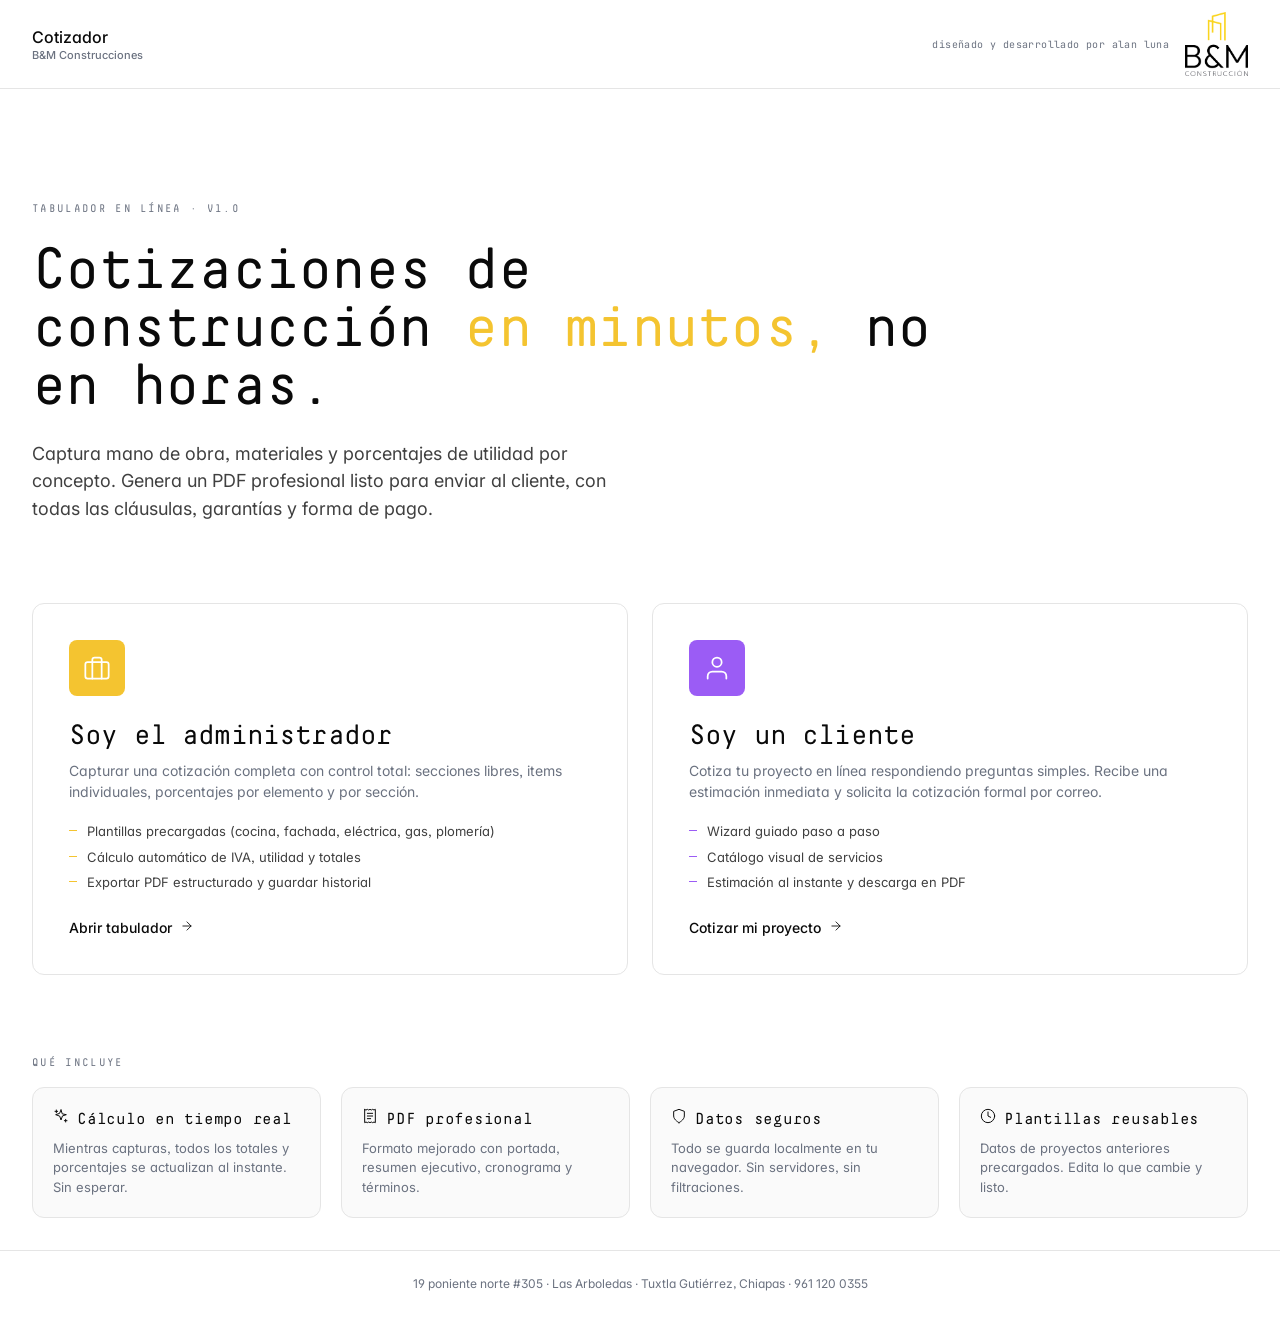
<file: index.html>
<!DOCTYPE html>
<html lang="es">
<head>
  <meta charset="UTF-8" />
  <meta name="viewport" content="width=device-width, initial-scale=1.0" />
  <meta http-equiv="Cache-Control" content="no-cache, no-store, must-revalidate" />
  <meta http-equiv="Pragma" content="no-cache" />
  <meta http-equiv="Expires" content="0" />
  <meta name="theme-color" content="#0A0A0A" />
  <meta name="apple-mobile-web-app-capable" content="yes" />
  <meta name="apple-mobile-web-app-status-bar-style" content="black-translucent" />
  <title>B&amp;M Cotizador · Tabulador en línea</title>
  <meta name="description" content="Tabulador en línea para cotizaciones de construcción. Genera PDFs profesionales en segundos." />
  <link rel="preconnect" href="https://fonts.googleapis.com" />
  <link rel="preconnect" href="https://fonts.gstatic.com" crossorigin />
  <link rel="preload" href="assets/fonts/DecimaMonoPro-Regular.otf" as="font" type="font/otf" crossorigin />
  <link rel="preload" href="assets/LOGO.PNG" as="image" />
  <link rel="stylesheet" href="assets/style.css?v=3" />
  <link rel="icon" type="image/png" href="assets/LOGO.PNG" />
</head>
<body>
  <div class="app-shell">
    <header class="topbar">
      <div class="topbar-inner">
        <div class="brand">
          <div>
            <div style="font-weight:500;">Cotizador</div>
            <div style="font-size:11px; color:var(--gray-500); margin-top:-2px;">B&amp;M Construcciones</div>
          </div>
        </div>
        <div class="topbar-right">
          <div class="topbar-right-meta">
            <span class="meta-tag">diseñado y desarrollado por alan luna</span>
          </div>
          <img class="topbar-logo" src="assets/LOGO.PNG" alt="B&amp;M Construcción" />
        </div>
      </div>
    </header>

    <main>
      <section class="hero">
        <div class="eyebrow">Tabulador en línea · v1.0</div>
        <h1>Cotizaciones de construcción <em>en minutos,</em> no en horas.</h1>
        <p>Captura mano de obra, materiales y porcentajes de utilidad por concepto. Genera un PDF profesional listo para enviar al cliente, con todas las cláusulas, garantías y forma de pago.</p>
      </section>

      <section>
        <div class="mode-grid">
          <a href="admin.html" class="mode-card mode-card-blue" id="modeAdmin">
            <div class="mode-icon" id="iconAdmin"></div>
            <h3>Soy el administrador</h3>
            <p>Capturar una cotización completa con control total: secciones libres, items individuales, porcentajes por elemento y por sección.</p>
            <ul class="mode-bullets">
              <li>Plantillas precargadas (cocina, fachada, eléctrica, gas, plomería)</li>
              <li>Cálculo automático de IVA, utilidad y totales</li>
              <li>Exportar PDF estructurado y guardar historial</li>
            </ul>
            <div class="mode-cta">
              Abrir tabulador <span id="arrowAdmin"></span>
            </div>
          </a>

          <a href="cliente.html" class="mode-card mode-card-pink" id="modeCliente">
            <div class="mode-icon" id="iconCliente"></div>
            <h3>Soy un cliente</h3>
            <p>Cotiza tu proyecto en línea respondiendo preguntas simples. Recibe una estimación inmediata y solicita la cotización formal por correo.</p>
            <ul class="mode-bullets">
              <li>Wizard guiado paso a paso</li>
              <li>Catálogo visual de servicios</li>
              <li>Estimación al instante y descarga en PDF</li>
            </ul>
            <div class="mode-cta">
              Cotizar mi proyecto <span id="arrowCliente"></span>
            </div>
          </a>
        </div>
      </section>

      <section style="margin-top:80px;">
        <div class="eyebrow" style="margin-bottom:16px;">Qué incluye</div>
        <div style="display:grid; grid-template-columns:repeat(auto-fit, minmax(240px, 1fr)); gap:20px;">
          <div class="card-flat">
            <div style="display:flex; align-items:center; gap:8px; margin-bottom:8px;">
              <span id="featSparkles"></span>
              <h5>Cálculo en tiempo real</h5>
            </div>
            <p style="font-size:13px; color:var(--gray-500);">Mientras capturas, todos los totales y porcentajes se actualizan al instante. Sin esperar.</p>
          </div>
          <div class="card-flat">
            <div style="display:flex; align-items:center; gap:8px; margin-bottom:8px;">
              <span id="featReceipt"></span>
              <h5>PDF profesional</h5>
            </div>
            <p style="font-size:13px; color:var(--gray-500);">Formato mejorado con portada, resumen ejecutivo, cronograma y términos.</p>
          </div>
          <div class="card-flat">
            <div style="display:flex; align-items:center; gap:8px; margin-bottom:8px;">
              <span id="featShield"></span>
              <h5>Datos seguros</h5>
            </div>
            <p style="font-size:13px; color:var(--gray-500);">Todo se guarda localmente en tu navegador. Sin servidores, sin filtraciones.</p>
          </div>
          <div class="card-flat">
            <div style="display:flex; align-items:center; gap:8px; margin-bottom:8px;">
              <span id="featClock"></span>
              <h5>Plantillas reusables</h5>
            </div>
            <p style="font-size:13px; color:var(--gray-500);">Datos de proyectos anteriores precargados. Edita lo que cambie y listo.</p>
          </div>
        </div>
      </section>
    </main>

    <footer class="app-foot">
      19 poniente norte #305 · Las Arboledas · Tuxtla Gutiérrez, Chiapas · 961 120 0355
    </footer>
  </div>

  <script src="assets/icons.js?v=3"></script>
  <script>
    document.getElementById('iconAdmin').innerHTML = Icons.get('briefcase', 28);
    document.getElementById('iconCliente').innerHTML = Icons.get('user', 28);
    document.getElementById('arrowAdmin').innerHTML = Icons.get('arrow_right', 14);
    document.getElementById('arrowCliente').innerHTML = Icons.get('arrow_right', 14);
    document.getElementById('featSparkles').innerHTML = Icons.get('sparkles', 16);
    document.getElementById('featReceipt').innerHTML = Icons.get('receipt', 16);
    document.getElementById('featShield').innerHTML = Icons.get('shield', 16);
    document.getElementById('featClock').innerHTML = Icons.get('clock', 16);
  </script>
</body>
</html>
</file>
<file: assets/style.css>
/* ============================================================
   B&M COTIZADOR — Sistema visual B&M Construcción
   Tokens: azul #2357F2 · Inter · flat (sin gradientes ni sombras)
   ============================================================ */

@import url('https://fonts.googleapis.com/css2?family=Inter:wght@300;400;500;600;700&family=JetBrains+Mono:wght@400;500&display=swap');

@font-face {
  font-family: 'DecimaMonoPro';
  src: url('fonts/DecimaMonoPro-Regular.otf') format('opentype');
  font-weight: 400;
  font-style: normal;
  font-display: swap;
}

:root {
  /* Brand B&M Construcción */
  --yellow: #F4C430;
  --yellow-dark: #C9A300;
  --yellow-darker: #8F7400;
  --yellow-light: #FFE88A;
  --yellow-soft: #FFF4D1;
  --yellow-50: #FFFBEB;

  /* Para retrocompat: aliases a yellow (variables --blue usadas por el código) */
  --blue: #F4C430;
  --blue-dark: #C9A300;
  --blue-light: #FFF4D1;
  --blue-50: #FFFBEB;

  /* Neutrals */
  --black: #0A0A0A;
  --white: #FFFFFF;
  --gray-50: #FAFAFA;
  --gray-100: #F5F5F5;
  --gray-200: #E5E5E5;
  --gray-300: #D4D4D4;
  --gray-400: #A3A3A3;
  --gray-500: #6B7280;
  --gray-600: #5F6368;
  --gray-700: #404040;
  --gray-900: #1A1A1A;

  /* Acentos secundarios */
  --info: #2357F2;
  --info-bg: #E8EEFF;
  --lime: #AACC44;
  --purple: #9B5CF5;
  --terracotta: #C85A35;
  --pink: #F0E8F8;

  /* Status */
  --success: #10B981;
  --success-bg: #ECFDF5;
  --warning: #F59E0B;
  --warning-bg: #FFFBEB;
  --danger: #EF4444;
  --danger-bg: #FEF2F2;

  /* Layout */
  --container: 1440px;
  --radius-sm: 4px;
  --radius: 8px;
  --radius-lg: 12px;
  --space-1: 4px;
  --space-2: 8px;
  --space-3: 12px;
  --space-4: 16px;
  --space-5: 24px;
  --space-6: 32px;
  --space-8: 48px;
  --space-10: 64px;

  /* Type */
  --font-sans: 'Inter', system-ui, -apple-system, sans-serif;
  --font-mono: 'JetBrains Mono', monospace;
  --font-display: 'DecimaMonoPro', 'JetBrains Mono', ui-monospace, monospace;
}

* {
  box-sizing: border-box;
  margin: 0;
  padding: 0;
}

html {
  -webkit-font-smoothing: antialiased;
  -moz-osx-font-smoothing: grayscale;
  font-feature-settings: 'cv11', 'ss01', 'ss03';
}

body {
  font-family: var(--font-sans);
  font-weight: 400;
  font-size: 15px;
  line-height: 1.5;
  color: var(--black);
  background: var(--white);
  min-height: 100vh;
}

/* ============================================================
   TYPOGRAPHY
   ============================================================ */
h1, h2, h3, h4, h5 {
  font-family: var(--font-display);
  font-weight: 400;
  color: var(--black);
  font-feature-settings: 'kern' on, 'liga' on, 'calt' on, 'ss01' on, 'ss03' on;
  text-rendering: optimizeLegibility;
}

h1 { font-size: 58px; line-height: 1.0; letter-spacing: -0.04em; }
h2 { font-size: 40px; line-height: 1.05; letter-spacing: -0.035em; }
h3 { font-size: 28px; line-height: 1.15; letter-spacing: -0.03em; }
h4 { font-size: 20px; line-height: 1.25; letter-spacing: -0.025em; }
h5 { font-size: 16px; line-height: 1.4; letter-spacing: -0.015em; }

.eyebrow {
  font-family: var(--font-display);
  font-weight: 400;
}

p { color: var(--gray-700); }

.eyebrow {
  font-size: 11px;
  font-weight: 500;
  text-transform: uppercase;
  letter-spacing: 0.12em;
  color: var(--gray-500);
}

.mono { font-family: var(--font-mono); font-variant-numeric: tabular-nums; }

a { color: var(--blue); text-decoration: none; }
a:hover { text-decoration: underline; }

/* ============================================================
   LAYOUT
   ============================================================ */
.app-shell {
  min-height: 100vh;
  display: grid;
  grid-template-rows: auto 1fr auto;
}

.topbar {
  background: var(--white);
  border-bottom: 1px solid var(--gray-200);
  padding: 12px 32px;
  padding-top: max(12px, env(safe-area-inset-top));
  padding-left: max(32px, env(safe-area-inset-left));
  padding-right: max(32px, env(safe-area-inset-right));
  position: sticky;
  top: 0;
  z-index: 50;
}

.topbar-inner {
  max-width: var(--container);
  margin: 0 auto;
  display: flex;
  align-items: center;
  justify-content: space-between;
  gap: 24px;
}

.brand {
  display: flex;
  align-items: center;
  gap: 12px;
  font-weight: 500;
  font-size: 16px;
  color: var(--black);
}

.brand-mark {
  width: 36px;
  height: 36px;
  display: grid;
  place-items: center;
  flex-shrink: 0;
}
.brand-mark svg, .brand-mark img {
  width: 100%;
  height: 100%;
  display: block;
}

.brand-creai {
  font-size: 11px;
  color: var(--gray-500);
  margin-left: auto;
  font-family: var(--font-mono);
}

.topbar-logo {
  height: 64px;
  width: auto;
  display: block;
  object-fit: contain;
}

.topbar-right {
  display: flex;
  align-items: center;
  gap: 16px;
  margin-left: auto;
}

.topbar-right-meta {
  display: flex;
  flex-direction: column;
  align-items: flex-end;
  gap: 2px;
  text-align: right;
}

.topbar-right-meta .meta-tag {
  font-size: 10px;
  color: var(--gray-500);
  font-family: var(--font-mono);
  letter-spacing: 0.04em;
}

.topbar-actions {
  display: flex;
  align-items: center;
  gap: 12px;
}

.mode-pill {
  display: inline-flex;
  align-items: center;
  gap: 6px;
  background: var(--blue-light);
  color: var(--blue-dark);
  padding: 6px 12px;
  border-radius: 100px;
  font-size: 12px;
  font-weight: 500;
}

.mode-pill.cliente { background: var(--pink); color: var(--purple); }

main { padding: 32px; max-width: var(--container); margin: 0 auto; width: 100%; }

footer.app-foot {
  border-top: 1px solid var(--gray-200);
  padding: 24px 32px;
  padding-bottom: max(24px, env(safe-area-inset-bottom));
  padding-left: max(32px, env(safe-area-inset-left));
  padding-right: max(32px, env(safe-area-inset-right));
  font-size: 12px;
  color: var(--gray-500);
  text-align: center;
}

/* ============================================================
   BUTTONS
   ============================================================ */
.btn {
  display: inline-flex;
  align-items: center;
  justify-content: center;
  gap: 8px;
  padding: 10px 18px;
  font-family: inherit;
  font-size: 14px;
  font-weight: 500;
  border-radius: var(--radius);
  border: 1px solid transparent;
  cursor: pointer;
  transition: background 120ms ease, color 120ms ease, border-color 120ms ease, transform 120ms ease;
  white-space: nowrap;
  text-decoration: none;
}

.btn:active { transform: translateY(1px); }

.btn-primary {
  background: var(--yellow);
  color: var(--black);
}
.btn-primary:hover { background: var(--yellow-dark); color: var(--black); }

.btn-dark { background: var(--black); color: var(--white); }
.btn-dark:hover { background: var(--gray-900); }

.btn-secondary {
  background: var(--white);
  color: var(--black);
  border-color: var(--gray-300);
}
.btn-secondary:hover { background: var(--gray-50); border-color: var(--gray-400); }

.btn-ghost {
  background: transparent;
  color: var(--gray-700);
}
.btn-ghost:hover { background: var(--gray-100); color: var(--black); }

.btn-danger {
  background: var(--white);
  color: var(--danger);
  border-color: var(--gray-300);
}
.btn-danger:hover { background: var(--danger-bg); border-color: var(--danger); }

.btn-sm { padding: 6px 12px; font-size: 13px; }
.btn-lg { padding: 14px 24px; font-size: 15px; }
.btn-block { width: 100%; }

.btn .icon { width: 16px; height: 16px; }

/* ============================================================
   FORM CONTROLS
   ============================================================ */
.field { display: flex; flex-direction: column; gap: 6px; }
.field label {
  font-size: 12px;
  font-weight: 500;
  color: var(--gray-700);
}
.field .hint { font-size: 11px; color: var(--gray-500); }

.input, .select, .textarea {
  font-family: inherit;
  font-size: 14px;
  padding: 10px 12px;
  background: var(--white);
  border: 1px solid var(--gray-300);
  border-radius: var(--radius);
  color: var(--black);
  width: 100%;
  transition: border-color 120ms ease, box-shadow 120ms ease;
}

.input:focus, .select:focus, .textarea:focus {
  outline: none;
  border-color: var(--blue);
  box-shadow: 0 0 0 3px rgba(35, 87, 242, 0.12);
}

.input.is-number, .table-input.is-number {
  font-variant-numeric: tabular-nums;
  text-align: right;
}

.textarea { min-height: 80px; resize: vertical; }

.input-group {
  display: flex;
  align-items: center;
  border: 1px solid var(--gray-300);
  border-radius: var(--radius);
  background: var(--white);
  overflow: hidden;
}
.input-group:focus-within {
  border-color: var(--blue);
  box-shadow: 0 0 0 3px rgba(35, 87, 242, 0.12);
}
.input-group .input {
  border: none;
  border-radius: 0;
}
.input-group .input:focus { box-shadow: none; }
.input-group .addon {
  padding: 0 12px;
  font-size: 12px;
  color: var(--gray-500);
  background: var(--gray-50);
  align-self: stretch;
  display: grid;
  place-items: center;
  font-weight: 500;
}

/* ============================================================
   CARDS
   ============================================================ */
.card {
  background: var(--white);
  border: 1px solid var(--gray-200);
  border-radius: var(--radius-lg);
  padding: 24px;
}

.card-flat {
  background: var(--gray-50);
  border: 1px solid var(--gray-200);
  border-radius: var(--radius-lg);
  padding: 20px;
}

.card-blue {
  background: var(--blue-50);
  border: 1px solid var(--blue-light);
  border-radius: var(--radius-lg);
  padding: 20px;
}

.card-dark {
  background: var(--black);
  color: var(--white);
  border-radius: var(--radius-lg);
  padding: 24px;
}
.card-dark h1, .card-dark h2, .card-dark h3, .card-dark h4 { color: var(--white); }
.card-dark p { color: var(--gray-300); }

/* ============================================================
   BADGES & PILLS
   ============================================================ */
.badge {
  display: inline-flex;
  align-items: center;
  gap: 4px;
  padding: 3px 8px;
  font-size: 11px;
  font-weight: 500;
  border-radius: 4px;
  letter-spacing: 0;
}

.badge-blue { background: var(--blue-light); color: var(--blue-dark); }
.badge-yellow { background: var(--yellow); color: var(--black); }
.badge-lime { background: var(--lime); color: var(--black); }
.badge-purple { background: var(--pink); color: var(--purple); }
.badge-gray { background: var(--gray-100); color: var(--gray-700); }
.badge-success { background: var(--success-bg); color: var(--success); }
.badge-warning { background: var(--warning-bg); color: var(--warning); }

/* ============================================================
   LANDING — Mode selector
   ============================================================ */
.hero {
  padding: 80px 0 56px;
  text-align: left;
  max-width: 900px;
}

.hero .eyebrow { margin-bottom: 24px; }
.hero h1 {
  margin-bottom: 24px;
  letter-spacing: -0.03em;
}
.hero h1 em {
  font-style: normal;
  color: var(--blue);
}
.hero p {
  font-size: 18px;
  line-height: 1.55;
  color: var(--gray-700);
  max-width: 620px;
}

.mode-grid {
  display: grid;
  grid-template-columns: 1fr 1fr;
  gap: 24px;
  margin-top: 24px;
}

.mode-card {
  position: relative;
  display: flex;
  flex-direction: column;
  padding: 36px;
  background: var(--white);
  border: 1px solid var(--gray-200);
  border-radius: var(--radius-lg);
  cursor: pointer;
  transition: border-color 160ms ease, transform 160ms ease, background 160ms ease;
  min-height: 280px;
}

.mode-card:hover {
  transform: translateY(-2px);
}

.mode-card.mode-card-blue:hover {
  border-color: var(--yellow);
  background: var(--yellow-soft);
}

.mode-card.mode-card-pink:hover {
  border-color: var(--purple);
  background: var(--pink);
}

.mode-card .mode-icon {
  width: 56px;
  height: 56px;
  border-radius: var(--radius);
  display: grid;
  place-items: center;
  margin-bottom: 24px;
}

.mode-card.mode-card-blue .mode-icon { background: var(--blue); color: var(--white); }
.mode-card.mode-card-pink .mode-icon { background: var(--purple); color: var(--white); }

.mode-card h3 { margin-bottom: 8px; }
.mode-card p { color: var(--gray-500); font-size: 14px; }

.mode-card .mode-bullets {
  list-style: none;
  margin-top: 20px;
  padding: 0;
  display: flex;
  flex-direction: column;
  gap: 6px;
}
.mode-card .mode-bullets li {
  font-size: 13px;
  color: var(--gray-700);
  padding-left: 18px;
  position: relative;
}
.mode-card .mode-bullets li::before {
  content: '';
  position: absolute;
  left: 0;
  top: 8px;
  width: 8px;
  height: 1px;
  background: var(--yellow);
}
.mode-card.mode-card-pink .mode-bullets li::before {
  background: var(--purple);
}

.mode-card .mode-cta {
  margin-top: auto;
  padding-top: 24px;
  display: flex;
  align-items: center;
  gap: 8px;
  font-size: 14px;
  font-weight: 500;
  color: var(--black);
}

/* ============================================================
   ADMIN — Tabulator
   ============================================================ */
.admin-grid {
  display: grid;
  grid-template-columns: 1fr 380px;
  gap: 24px;
  align-items: start;
}

@media (max-width: 1024px) {
  .admin-grid { grid-template-columns: 1fr; }
}

.client-block {
  display: grid;
  grid-template-columns: 1fr 1fr 1fr;
  gap: 16px;
  padding: 24px;
  background: var(--white);
  border: 1px solid var(--gray-200);
  border-radius: var(--radius-lg);
  margin-bottom: 24px;
}

@media (max-width: 720px) {
  .client-block { grid-template-columns: 1fr; }
}

.section-block {
  background: var(--white);
  border: 1px solid var(--gray-200);
  border-radius: var(--radius-lg);
  margin-bottom: 16px;
  overflow: hidden;
}

.section-head {
  padding: 16px 20px;
  display: flex;
  align-items: center;
  gap: 12px;
  border-bottom: 1px solid var(--gray-200);
  background: var(--gray-50);
}

.section-head .section-icon {
  width: 36px;
  height: 36px;
  border-radius: var(--radius-sm);
  background: var(--blue-light);
  color: var(--blue);
  display: grid;
  place-items: center;
}

.section-head .section-title {
  flex: 1;
}

.section-head .section-title input {
  font-family: inherit;
  font-size: 18px;
  font-weight: 500;
  letter-spacing: -0.01em;
  border: none;
  padding: 4px 6px;
  margin-left: -6px;
  width: 100%;
  border-radius: var(--radius-sm);
  background: transparent;
}

.section-head .section-title input:focus {
  outline: none;
  background: var(--white);
  box-shadow: 0 0 0 2px var(--blue-light);
}

.section-head .section-meta {
  font-size: 12px;
  color: var(--gray-500);
  margin-top: 2px;
}

.section-totals {
  display: flex;
  gap: 16px;
  align-items: center;
}

.section-totals .total-chip {
  background: var(--white);
  border: 1px solid var(--gray-200);
  padding: 6px 12px;
  border-radius: var(--radius);
  font-size: 13px;
  font-variant-numeric: tabular-nums;
}

.section-totals .total-chip strong {
  font-weight: 600;
  color: var(--black);
  margin-left: 6px;
}

.section-body {
  padding: 0;
}

.subsection {
  border-bottom: 1px solid var(--gray-200);
}
.subsection:last-child { border-bottom: none; }

.subsection-head {
  display: flex;
  align-items: center;
  justify-content: space-between;
  padding: 12px 20px;
  background: var(--white);
}

.subsection-head .sub-label {
  display: flex;
  align-items: center;
  gap: 8px;
  font-size: 11px;
  font-weight: 600;
  text-transform: uppercase;
  letter-spacing: 0.1em;
  color: var(--gray-700);
}

.subsection-head .sub-label .dot {
  width: 6px;
  height: 6px;
  border-radius: 50%;
}
.subsection-head .sub-label .dot.dot-mo { background: var(--blue); }
.subsection-head .sub-label .dot.dot-mat { background: var(--terracotta); }

.subsection-controls {
  display: flex;
  align-items: center;
  gap: 8px;
}

.subsection-controls .pct-input {
  display: inline-flex;
  align-items: center;
  border: 1px solid var(--gray-300);
  border-radius: var(--radius);
  overflow: hidden;
  background: var(--white);
}
.subsection-controls .pct-input label {
  font-size: 11px;
  color: var(--gray-500);
  padding: 6px 8px;
  border-right: 1px solid var(--gray-200);
}
.subsection-controls .pct-input input {
  width: 56px;
  border: none;
  padding: 6px 8px;
  font-size: 12px;
  font-variant-numeric: tabular-nums;
  text-align: right;
}
.subsection-controls .pct-input input:focus { outline: none; background: var(--blue-50); }
.subsection-controls .pct-input .addon {
  background: var(--gray-50);
  padding: 6px 8px;
  font-size: 11px;
  color: var(--gray-500);
}

/* ============================================================
   ITEMS TABLE
   ============================================================ */
.items-table {
  width: 100%;
  border-collapse: collapse;
}

.items-table thead th {
  text-align: left;
  font-size: 10px;
  font-weight: 600;
  text-transform: uppercase;
  letter-spacing: 0.08em;
  color: var(--gray-500);
  padding: 8px 12px;
  border-bottom: 1px solid var(--gray-200);
  background: var(--gray-50);
}

.items-table thead th.col-num {
  text-align: right;
  font-variant-numeric: tabular-nums;
}

.items-table tbody tr {
  border-bottom: 1px solid var(--gray-100);
  transition: background 100ms ease;
}
.items-table tbody tr:hover { background: var(--blue-50); }
.items-table tbody tr:last-child { border-bottom: none; }

.items-table td {
  padding: 6px 12px;
  vertical-align: middle;
}

.table-input {
  width: 100%;
  font-family: inherit;
  font-size: 13px;
  border: 1px solid transparent;
  background: transparent;
  padding: 6px 8px;
  border-radius: var(--radius-sm);
  color: var(--black);
}

.table-input:hover { background: var(--white); border-color: var(--gray-200); }
.table-input:focus {
  outline: none;
  background: var(--white);
  border-color: var(--blue);
  box-shadow: 0 0 0 2px var(--blue-light);
}

.table-input.is-number {
  text-align: right;
  font-variant-numeric: tabular-nums;
}

.items-table .col-importe {
  text-align: right;
  font-variant-numeric: tabular-nums;
  font-weight: 500;
  padding-right: 12px;
}

.col-actions { text-align: right; width: 40px; }

.row-delete {
  background: none;
  border: none;
  padding: 6px;
  cursor: pointer;
  color: var(--gray-400);
  border-radius: var(--radius-sm);
  display: inline-grid;
  place-items: center;
  transition: background 120ms ease, color 120ms ease;
}
.row-delete:hover { background: var(--danger-bg); color: var(--danger); }

.add-row {
  padding: 12px 20px;
  background: var(--white);
  border-top: 1px solid var(--gray-200);
  display: flex;
  align-items: center;
  gap: 8px;
  font-size: 13px;
  color: var(--gray-500);
  cursor: pointer;
  width: 100%;
  border-left: none;
  border-right: none;
  border-bottom: none;
  font-family: inherit;
  transition: background 120ms ease, color 120ms ease;
}
.add-row:hover { background: var(--blue-50); color: var(--blue); }

.subsection-foot {
  display: flex;
  justify-content: flex-end;
  align-items: center;
  gap: 12px;
  padding: 10px 20px;
  background: var(--gray-50);
  border-top: 1px solid var(--gray-200);
  font-size: 13px;
}

.subsection-foot .label { color: var(--gray-500); }
.subsection-foot .value {
  font-variant-numeric: tabular-nums;
  font-weight: 500;
  color: var(--black);
  min-width: 110px;
  text-align: right;
}

/* ============================================================
   SIDEBAR SUMMARY
   ============================================================ */
.summary {
  position: sticky;
  top: 90px;
  background: var(--black);
  color: var(--white);
  border-radius: var(--radius-lg);
  padding: 28px;
}

.summary h3 {
  color: var(--white);
  font-weight: 400;
  margin-bottom: 24px;
  letter-spacing: -0.01em;
}

.summary-row {
  display: flex;
  justify-content: space-between;
  align-items: center;
  padding: 10px 0;
  font-size: 14px;
  border-bottom: 1px solid rgba(255, 255, 255, 0.08);
}
.summary-row:last-of-type { border-bottom: none; }
.summary-row .label { color: var(--gray-400); }
.summary-row .value {
  font-variant-numeric: tabular-nums;
  font-weight: 500;
}

.summary-divider {
  height: 1px;
  background: rgba(255, 255, 255, 0.12);
  margin: 12px 0;
}

.summary-grand {
  background: var(--yellow);
  color: var(--black);
  margin: 24px -28px -28px;
  padding: 24px 28px;
  border-radius: 0 0 var(--radius-lg) var(--radius-lg);
  display: flex;
  justify-content: space-between;
  align-items: baseline;
}
.summary-grand .label {
  font-size: 11px;
  text-transform: uppercase;
  letter-spacing: 0.12em;
  font-weight: 600;
  color: var(--black);
}
.summary-grand .value {
  font-size: 28px;
  font-weight: 600;
  font-variant-numeric: tabular-nums;
  letter-spacing: -0.02em;
  color: var(--black);
}

.summary-actions {
  margin-top: 20px;
  display: flex;
  flex-direction: column;
  gap: 8px;
}

.summary-actions .btn-primary {
  background: var(--yellow);
  color: var(--black);
}
.summary-actions .btn-primary:hover { background: var(--yellow-dark); color: var(--black); }

.summary-actions .btn-secondary {
  background: transparent;
  color: var(--white);
  border-color: rgba(255, 255, 255, 0.2);
}
.summary-actions .btn-secondary:hover {
  background: rgba(255, 255, 255, 0.08);
  border-color: rgba(255, 255, 255, 0.4);
}

.summary-toggles {
  margin-top: 16px;
  padding-top: 16px;
  border-top: 1px solid rgba(255, 255, 255, 0.08);
}

.toggle {
  display: flex;
  align-items: center;
  justify-content: space-between;
  padding: 8px 0;
  font-size: 13px;
  color: var(--gray-300);
}

.toggle-switch {
  width: 36px;
  height: 20px;
  background: rgba(255, 255, 255, 0.16);
  border-radius: 100px;
  position: relative;
  cursor: pointer;
  transition: background 160ms ease;
}
.toggle-switch::after {
  content: '';
  position: absolute;
  top: 2px;
  left: 2px;
  width: 16px;
  height: 16px;
  background: var(--white);
  border-radius: 50%;
  transition: transform 160ms ease;
}
.toggle-switch.is-on { background: var(--blue); }
.toggle-switch.is-on::after { transform: translateX(16px); }

/* ============================================================
   TOOLBAR
   ============================================================ */
.toolbar {
  display: flex;
  align-items: center;
  justify-content: space-between;
  gap: 16px;
  margin-bottom: 24px;
  flex-wrap: wrap;
}

.toolbar h2 { font-size: 28px; }
.toolbar p { font-size: 13px; color: var(--gray-500); margin-top: 4px; }

.toolbar-actions {
  display: flex;
  gap: 8px;
  flex-wrap: wrap;
}

/* ============================================================
   ADD-SECTION POPOVER
   ============================================================ */
.popover {
  position: relative;
}

.popover-menu {
  position: absolute;
  top: calc(100% + 6px);
  right: 0;
  background: var(--white);
  border: 1px solid var(--gray-200);
  border-radius: var(--radius);
  padding: 6px;
  min-width: 260px;
  z-index: 40;
  display: none;
  box-shadow: 0 6px 24px rgba(10, 10, 10, 0.08);
}
.popover-menu.is-open { display: block; }

.popover-menu button {
  width: 100%;
  text-align: left;
  background: none;
  border: none;
  padding: 8px 12px;
  font-size: 13px;
  color: var(--gray-700);
  border-radius: var(--radius-sm);
  cursor: pointer;
  font-family: inherit;
  display: flex;
  align-items: center;
  gap: 10px;
}
.popover-menu button:hover { background: var(--blue-50); color: var(--blue-dark); }
.popover-menu .divider { height: 1px; background: var(--gray-200); margin: 6px 0; }
.popover-menu .label { font-size: 10px; padding: 6px 12px; color: var(--gray-500); text-transform: uppercase; letter-spacing: 0.1em; font-weight: 600; }

/* ============================================================
   CLIENT WIZARD
   ============================================================ */
.wizard-shell {
  max-width: 880px;
  margin: 0 auto;
}

.stepper {
  display: flex;
  align-items: center;
  margin-bottom: 40px;
  gap: 8px;
}

.step {
  display: flex;
  align-items: center;
  gap: 8px;
  font-size: 12px;
  color: var(--gray-500);
}
.step.is-active { color: var(--black); }
.step.is-done { color: var(--blue); }

.step .step-num {
  width: 24px;
  height: 24px;
  border-radius: 50%;
  background: var(--gray-100);
  display: grid;
  place-items: center;
  font-weight: 500;
  font-size: 12px;
  color: var(--gray-500);
}
.step.is-active .step-num {
  background: var(--black);
  color: var(--white);
}
.step.is-done .step-num {
  background: var(--yellow);
  color: var(--black);
}
.step-line {
  flex: 1;
  height: 1px;
  background: var(--gray-200);
}
.step.is-done + .step-line { background: var(--blue); }

.wizard-card { padding: 40px; }

.wizard-card h2 {
  margin-bottom: 8px;
}
.wizard-card .subtitle {
  color: var(--gray-500);
  margin-bottom: 32px;
}

.service-grid {
  display: grid;
  grid-template-columns: repeat(2, 1fr);
  gap: 16px;
}
@media (max-width: 640px) {
  .service-grid { grid-template-columns: 1fr; }
}

.service-card {
  display: flex;
  gap: 16px;
  padding: 20px;
  background: var(--white);
  border: 1px solid var(--gray-200);
  border-radius: var(--radius);
  cursor: pointer;
  transition: border-color 120ms ease, background 120ms ease;
}
.service-card:hover { border-color: var(--blue); background: var(--blue-50); }
.service-card.is-selected {
  border-color: var(--blue);
  background: var(--blue-50);
}

.service-card .icon-wrap {
  width: 44px;
  height: 44px;
  flex-shrink: 0;
  border-radius: var(--radius-sm);
  background: var(--blue-light);
  color: var(--blue);
  display: grid;
  place-items: center;
}

.service-card .body {
  flex: 1;
}
.service-card h4 { font-size: 15px; margin-bottom: 2px; }
.service-card p { font-size: 12px; color: var(--gray-500); margin: 0; }
.service-card .price {
  margin-top: 8px;
  font-size: 12px;
  color: var(--gray-700);
}
.service-card .price strong { color: var(--blue); font-weight: 500; }

.wizard-foot {
  display: flex;
  justify-content: space-between;
  align-items: center;
  margin-top: 32px;
  padding-top: 24px;
  border-top: 1px solid var(--gray-200);
}

.calc-grid {
  display: grid;
  grid-template-columns: 1fr 1fr;
  gap: 16px;
}
@media (max-width: 640px) {
  .calc-grid { grid-template-columns: 1fr; }
}

.calc-card {
  padding: 20px;
  background: var(--gray-50);
  border-radius: var(--radius);
  margin-bottom: 16px;
}

.calc-card h4 {
  margin-bottom: 4px;
}
.calc-card .meta {
  font-size: 12px;
  color: var(--gray-500);
  margin-bottom: 16px;
}

.estimate-box {
  background: var(--black);
  color: var(--white);
  padding: 24px;
  border-radius: var(--radius);
  margin-top: 24px;
  display: flex;
  align-items: center;
  justify-content: space-between;
}

.estimate-box .label {
  font-size: 11px;
  text-transform: uppercase;
  letter-spacing: 0.12em;
  color: var(--gray-400);
}
.estimate-box .total {
  font-size: 32px;
  font-weight: 400;
  font-variant-numeric: tabular-nums;
  letter-spacing: -0.02em;
}
.estimate-box .hint { font-size: 11px; color: var(--gray-400); margin-top: 4px; }

/* ============================================================
   HISTORY MODAL
   ============================================================ */
.modal-backdrop {
  position: fixed;
  inset: 0;
  background: rgba(10, 10, 10, 0.6);
  z-index: 100;
  display: none;
  align-items: center;
  justify-content: center;
  padding: 32px;
  backdrop-filter: blur(4px);
  -webkit-backdrop-filter: blur(4px);
  opacity: 0;
  transition: opacity 200ms ease;
}
.modal-backdrop.is-open {
  display: flex;
  opacity: 1;
}

.modal {
  background: var(--white);
  border-radius: 16px;
  width: 100%;
  max-width: 760px;
  max-height: 85vh;
  display: flex;
  flex-direction: column;
  overflow: hidden;
  transform: translateY(8px) scale(0.98);
  transition: transform 200ms ease;
}
.modal-backdrop.is-open .modal {
  transform: translateY(0) scale(1);
}

.modal-header {
  display: flex;
  align-items: flex-start;
  justify-content: space-between;
  padding: 24px 28px 16px;
  border-bottom: 1px solid var(--gray-200);
  gap: 16px;
}
.modal-header h3 {
  font-size: 22px;
  font-weight: 700;
  letter-spacing: -0.025em;
  margin-bottom: 4px;
}
.modal-header .modal-subtitle {
  font-size: 13px;
  color: var(--gray-500);
}
.modal-close {
  background: var(--gray-100);
  border: none;
  width: 32px;
  height: 32px;
  border-radius: 50%;
  cursor: pointer;
  color: var(--gray-700);
  display: grid;
  place-items: center;
  flex-shrink: 0;
  transition: background 120ms ease, color 120ms ease;
}
.modal-close:hover { background: var(--gray-200); color: var(--black); }

.modal-search {
  padding: 16px 28px;
  border-bottom: 1px solid var(--gray-100);
}
.modal-search .input-group {
  background: var(--gray-50);
  border-color: transparent;
}
.modal-search .input-group:focus-within {
  background: var(--white);
  border-color: var(--gray-300);
}
.modal-search .input {
  background: transparent;
  font-size: 14px;
}

.history-list {
  flex: 1;
  overflow-y: auto;
  padding: 8px 16px 16px;
}

.history-item {
  display: grid;
  grid-template-columns: 60px 1fr auto;
  gap: 16px;
  padding: 14px 12px;
  border-radius: 8px;
  cursor: pointer;
  transition: background 100ms ease;
  position: relative;
  border-bottom: 1px solid var(--gray-100);
}
.history-item:last-child { border-bottom: none; }
.history-item:hover { background: var(--gray-50); }

.history-item .h-num {
  font-family: var(--font-mono);
  font-size: 11px;
  font-weight: 600;
  color: var(--yellow-dark);
  background: var(--yellow-soft);
  padding: 4px 8px;
  border-radius: 4px;
  height: 22px;
  display: inline-grid;
  place-items: center;
  align-self: center;
  letter-spacing: 0.02em;
}

.history-item .h-info {
  min-width: 0;
}
.history-item .h-info .h-name {
  font-size: 14px;
  font-weight: 600;
  color: var(--black);
  margin-bottom: 2px;
  overflow: hidden;
  text-overflow: ellipsis;
  white-space: nowrap;
  letter-spacing: -0.015em;
}
.history-item .h-info .h-meta {
  font-size: 12px;
  color: var(--gray-500);
  display: flex;
  align-items: center;
  gap: 6px;
  flex-wrap: wrap;
}
.history-item .h-info .h-meta .dot-sep {
  color: var(--gray-300);
}

.history-item .h-total {
  font-family: var(--font-mono);
  font-variant-numeric: tabular-nums;
  font-size: 14px;
  font-weight: 600;
  color: var(--black);
  text-align: right;
  align-self: center;
  white-space: nowrap;
}
.history-item .h-total .h-date {
  font-size: 11px;
  color: var(--gray-500);
  font-weight: 400;
  margin-top: 2px;
}

.history-item .h-actions {
  position: absolute;
  right: 12px;
  top: 50%;
  transform: translateY(-50%);
  display: none;
  gap: 4px;
  background: var(--white);
  padding: 4px;
  border-radius: 6px;
  border: 1px solid var(--gray-200);
  box-shadow: 0 4px 12px rgba(10, 10, 10, 0.08);
}
.history-item:hover .h-actions {
  display: flex;
}

.h-actions .btn {
  padding: 6px 10px;
  font-size: 12px;
}
.h-actions .btn-icon {
  padding: 6px;
  background: transparent;
  border: none;
  border-radius: 4px;
  cursor: pointer;
  color: var(--gray-700);
  display: grid;
  place-items: center;
  transition: background 100ms ease, color 100ms ease;
}
.h-actions .btn-icon:hover { background: var(--gray-100); color: var(--black); }
.h-actions .btn-icon.danger:hover { background: var(--danger-bg); color: var(--danger); }

.history-empty {
  text-align: center;
  padding: 64px 32px;
  color: var(--gray-500);
}
.history-empty .icon-wrap {
  width: 48px;
  height: 48px;
  background: var(--gray-100);
  border-radius: 50%;
  display: grid;
  place-items: center;
  margin: 0 auto 16px;
  color: var(--gray-500);
}
.history-empty h4 {
  font-size: 16px;
  margin-bottom: 4px;
  color: var(--black);
}
.history-empty p { font-size: 13px; color: var(--gray-500); }

.modal-foot {
  border-top: 1px solid var(--gray-200);
  padding: 16px 28px;
  display: flex;
  justify-content: space-between;
  align-items: center;
  background: var(--gray-50);
}
.modal-foot .foot-hint {
  font-size: 12px;
  color: var(--gray-500);
}

/* ============================================================
   TOAST
   ============================================================ */
.toast {
  position: fixed;
  bottom: 24px;
  right: 24px;
  background: var(--black);
  color: var(--white);
  padding: 12px 20px;
  border-radius: var(--radius);
  font-size: 13px;
  z-index: 100;
  display: flex;
  align-items: center;
  gap: 8px;
  opacity: 0;
  transform: translateY(8px);
  transition: opacity 160ms ease, transform 160ms ease;
  pointer-events: none;
}
.toast.show { opacity: 1; transform: translateY(0); }
.toast.success { background: var(--success); }
.toast.error { background: var(--danger); }

/* Spinner para loading states */
.spinner {
  display: inline-block;
  width: 14px;
  height: 14px;
  border: 2px solid currentColor;
  border-top-color: transparent;
  border-radius: 50%;
  animation: spin 0.6s linear infinite;
  vertical-align: -2px;
}
@keyframes spin { to { transform: rotate(360deg); } }

/* Section entry/exit animations */
@keyframes section-in {
  from { opacity: 0; transform: translateY(-8px); }
  to { opacity: 1; transform: translateY(0); }
}
@keyframes row-in {
  from { opacity: 0; transform: translateY(-4px); }
  to { opacity: 1; transform: translateY(0); }
}
.section-block { animation: section-in 240ms cubic-bezier(0.2, 0, 0, 1); }
.items-table tbody tr { animation: row-in 180ms ease-out; }

/* History item subtle entry */
.history-item { animation: section-in 220ms ease-out backwards; }
.history-item:nth-child(1) { animation-delay: 0ms; }
.history-item:nth-child(2) { animation-delay: 30ms; }
.history-item:nth-child(3) { animation-delay: 60ms; }
.history-item:nth-child(4) { animation-delay: 90ms; }
.history-item:nth-child(5) { animation-delay: 120ms; }
.history-item:nth-child(n+6) { animation-delay: 150ms; }

/* ============================================================
   EMPTY STATE
   ============================================================ */
.empty {
  text-align: center;
  padding: 80px 32px;
  border: 1px dashed var(--gray-300);
  border-radius: var(--radius-lg);
  background: var(--gray-50);
}
.empty h3 {
  margin-bottom: 8px;
  font-size: 22px;
}
.empty p {
  color: var(--gray-500);
  font-size: 14px;
  margin-bottom: 24px;
  max-width: 380px;
  margin-left: auto;
  margin-right: auto;
}

/* ============================================================
   SCROLLBAR (subtle)
   ============================================================ */
::-webkit-scrollbar { width: 10px; height: 10px; }
::-webkit-scrollbar-track { background: var(--gray-50); }
::-webkit-scrollbar-thumb { background: var(--gray-300); border-radius: 100px; border: 2px solid var(--gray-50); }
::-webkit-scrollbar-thumb:hover { background: var(--gray-400); }

/* ============================================================
   UTILITIES
   ============================================================ */
.flex { display: flex; }
.flex-col { display: flex; flex-direction: column; }
.items-center { align-items: center; }
.justify-between { justify-content: space-between; }
.gap-2 { gap: 8px; }
.gap-3 { gap: 12px; }
.gap-4 { gap: 16px; }
.gap-6 { gap: 24px; }
.mb-2 { margin-bottom: 8px; }
.mb-4 { margin-bottom: 16px; }
.mb-6 { margin-bottom: 24px; }
.mt-2 { margin-top: 8px; }
.mt-4 { margin-top: 16px; }
.mt-6 { margin-top: 24px; }
.text-sm { font-size: 13px; }
.text-xs { font-size: 12px; }
.text-gray { color: var(--gray-500); }
.text-blue { color: var(--blue); }
.text-right { text-align: right; }
.full-width { width: 100%; }
.hidden { display: none !important; }

/* ============================================================
   MOBILE & RESPONSIVE
   ============================================================ */

/* Touch targets globales (mínimo 44px en móvil) */
@media (hover: none) and (pointer: coarse) {
  .btn { min-height: 44px; }
  .btn-sm { min-height: 38px; }
  .row-delete, .btn-icon { min-height: 36px; min-width: 36px; }
  /* Prevenir zoom en iOS al focus input */
  .input, .select, .textarea, .table-input { font-size: 16px; }
}

/* Tablet (1024px) */
@media (max-width: 1024px) {
  .admin-grid { grid-template-columns: 1fr; }
  .summary { position: static; }
}

/* Mobile (768px) */
@media (max-width: 768px) {
  /* Layout */
  main { padding: 16px; }
  .app-foot { padding: 16px; font-size: 11px; }

  /* Topbar */
  .topbar { padding: 10px 16px; }
  .topbar-inner { gap: 12px; }
  .topbar-logo { height: 44px; }
  .brand-creai { display: none; }
  .topbar-right-meta { display: none; }
  .brand > div > div:last-child { font-size: 10px; }

  /* Hero */
  .hero { padding: 32px 0 24px; }
  .hero .eyebrow { margin-bottom: 16px; }
  .hero h1 {
    font-size: 32px;
    line-height: 1.0;
    letter-spacing: -0.03em;
    word-break: normal;
    overflow-wrap: break-word;
  }
  .hero p { font-size: 15px; }

  /* Mode grid → 1 columna */
  .mode-grid { grid-template-columns: 1fr; gap: 16px; }
  .mode-card { padding: 24px; min-height: auto; }
  .mode-card .mode-icon { width: 48px; height: 48px; margin-bottom: 16px; }
  .mode-card h3 { font-size: 24px; }
  .mode-card p { font-size: 13px; }

  /* Headings */
  h2 { font-size: 26px; line-height: 1.1; letter-spacing: -0.03em; }
  h3 { font-size: 22px; }
  h4 { font-size: 17px; }

  /* Toolbar admin */
  .toolbar { gap: 12px; }
  .toolbar h2 { font-size: 22px; }
  .toolbar p { font-size: 12px; }
  .toolbar-actions { width: 100%; }
  .toolbar-actions .btn { flex: 1; }

  /* Topbar admin: icon-only botones (oculta .btn-label, mantiene SVG accesible) */
  .topbar-actions { gap: 4px; }
  .topbar-actions .btn-sm {
    padding: 9px;
    min-width: 40px;
    min-height: 40px;
    position: relative;
  }
  .topbar-actions .btn-sm .btn-label { display: none; }
  .topbar-actions .btn-sm .badge {
    position: absolute;
    top: -4px;
    right: -4px;
    font-size: 9px;
    padding: 0 5px;
    border-radius: 8px;
    min-width: 16px;
    height: 16px;
    line-height: 16px;
    font-weight: 700;
  }
  .mode-pill { display: none; }

  /* Wizard cliente */
  .wizard-card { padding: 20px; border-radius: 12px; }
  .wizard-card h2 { font-size: 22px; }
  .wizard-card .subtitle { font-size: 13px; margin-bottom: 20px; }
  .wizard-foot { flex-direction: column-reverse; gap: 12px; align-items: stretch; padding-top: 20px; margin-top: 20px; }
  .wizard-foot .btn { width: 100%; justify-content: center; }
  .wizard-foot .btn-ghost { order: 2; }

  /* Stepper compacto: solo números visibles */
  .stepper { margin-bottom: 24px; gap: 4px; }
  .step { gap: 4px; font-size: 0; }
  .step .step-num { width: 28px; height: 28px; font-size: 12px; }
  .step.is-active::after {
    content: attr(data-label);
    font-size: 12px;
    color: var(--black);
    font-weight: 500;
  }
  .step-line { min-width: 12px; }

  /* Service cards */
  .service-grid { grid-template-columns: 1fr; gap: 12px; }
  .service-card { padding: 16px; }
  .service-card .icon-wrap { width: 40px; height: 40px; }
  .service-card h4 { font-size: 14px; }
  .service-card p { font-size: 12px; }

  /* Size cards */
  .calc-grid { grid-template-columns: 1fr; gap: 12px; }
  .calc-card { padding: 16px; }

  /* Estimate box */
  .estimate-box { padding: 20px; flex-direction: column; align-items: flex-start; gap: 12px; }
  .estimate-box .total { font-size: 28px; }

  /* Client block (admin) */
  .client-block { padding: 18px; gap: 12px; grid-template-columns: 1fr; }

  /* Section block */
  .section-block { border-radius: 10px; }
  .section-head { padding: 12px 14px; gap: 10px; flex-wrap: wrap; }
  .section-head .section-icon { width: 32px; height: 32px; }
  .section-head .section-title input { font-size: 16px; }
  .section-totals { display: none; }
  .subsection-head { padding: 10px 14px; flex-wrap: wrap; gap: 10px; }
  .add-row { padding: 14px 14px; }
  .subsection-foot { padding: 10px 14px; font-size: 12px; }

  /* TABLA: scroll horizontal con hint visual */
  .items-table-wrap {
    overflow-x: auto;
    overflow-y: visible;
    -webkit-overflow-scrolling: touch;
    margin: 0;
    position: relative;
  }
  .items-table {
    min-width: 720px; /* Fuerza scroll en móvil */
  }
  .items-table thead th { font-size: 10px; padding: 8px 10px; white-space: nowrap; }
  .items-table td { padding: 6px 10px; }
  .table-input { font-size: 14px; padding: 8px 10px; }

  /* Sidebar admin */
  .summary { padding: 20px; border-radius: 12px; }
  .summary h3 { font-size: 20px; margin-bottom: 16px; }
  .summary-grand { margin: 20px -20px -20px; padding: 20px; }
  .summary-grand .value { font-size: 24px; }

  /* Card del término */
  .card { padding: 18px; border-radius: 12px; }
  .card-flat, .card-blue { padding: 16px; }

  /* Modal histórico full screen */
  .modal-backdrop { padding: 0; }
  .modal { border-radius: 0; max-height: 100vh; max-width: 100%; height: 100%; }
  .modal-header { padding: 18px 18px 14px; }
  .modal-header h3 { font-size: 18px; }
  .modal-search { padding: 12px 18px; }
  .history-list { padding: 8px; }
  .history-item { grid-template-columns: auto 1fr; padding: 14px 10px; row-gap: 6px; }
  .history-item .h-total { grid-column: 1 / -1; text-align: left; }
  .history-item .h-actions { position: static; transform: none; display: flex; grid-column: 1 / -1; margin-top: 8px; border: none; padding: 0; box-shadow: none; background: transparent; }
  .h-actions .btn-icon { padding: 10px; }
  .modal-foot { padding: 14px 18px; flex-direction: column; gap: 10px; align-items: stretch; }
  .modal-foot .btn { width: 100%; justify-content: center; }
  .modal-foot .foot-hint { text-align: center; }

  /* Popover de plantillas mejor en mobile */
  .popover-menu { min-width: 240px; right: -8px; }
  .popover-menu button { padding: 12px; font-size: 14px; }

  /* Toast más grande en mobile */
  .toast { bottom: 16px; left: 16px; right: 16px; text-align: center; justify-content: center; font-size: 14px; }
}

/* Pantallas muy pequeñas (≤380px) */
@media (max-width: 380px) {
  .hero h1 { font-size: 28px; }
  .hero p { font-size: 14px; }
  .topbar-logo { height: 40px; }
  .stepper { gap: 2px; }
  .step .step-num { width: 24px; height: 24px; font-size: 11px; }
}

/* Animaciones suaves globales */
@media (prefers-reduced-motion: no-preference) {
  .btn, .service-card, .mode-card, .section-block, .history-item, .modal {
    transition: all 180ms cubic-bezier(0.4, 0, 0.2, 1);
  }
  .btn:active { transform: scale(0.97); }
  .service-card:active, .mode-card:active { transform: scale(0.99); }
}

/* Focus visible accesible */
.btn:focus-visible, .input:focus-visible, .select:focus-visible, .textarea:focus-visible,
.mode-card:focus-visible, .service-card:focus-visible, .table-input:focus-visible {
  outline: 2px solid var(--yellow);
  outline-offset: 2px;
}

/* Smooth scroll */
html { scroll-behavior: smooth; }

/* Prevent body scroll when modal open */
body.modal-open { overflow: hidden; }

/* ============================================================
   PRINT (for fallback)
   ============================================================ */
@media print {
  .topbar, .summary, .toolbar-actions, .add-row, .row-delete { display: none !important; }
}
</file>
